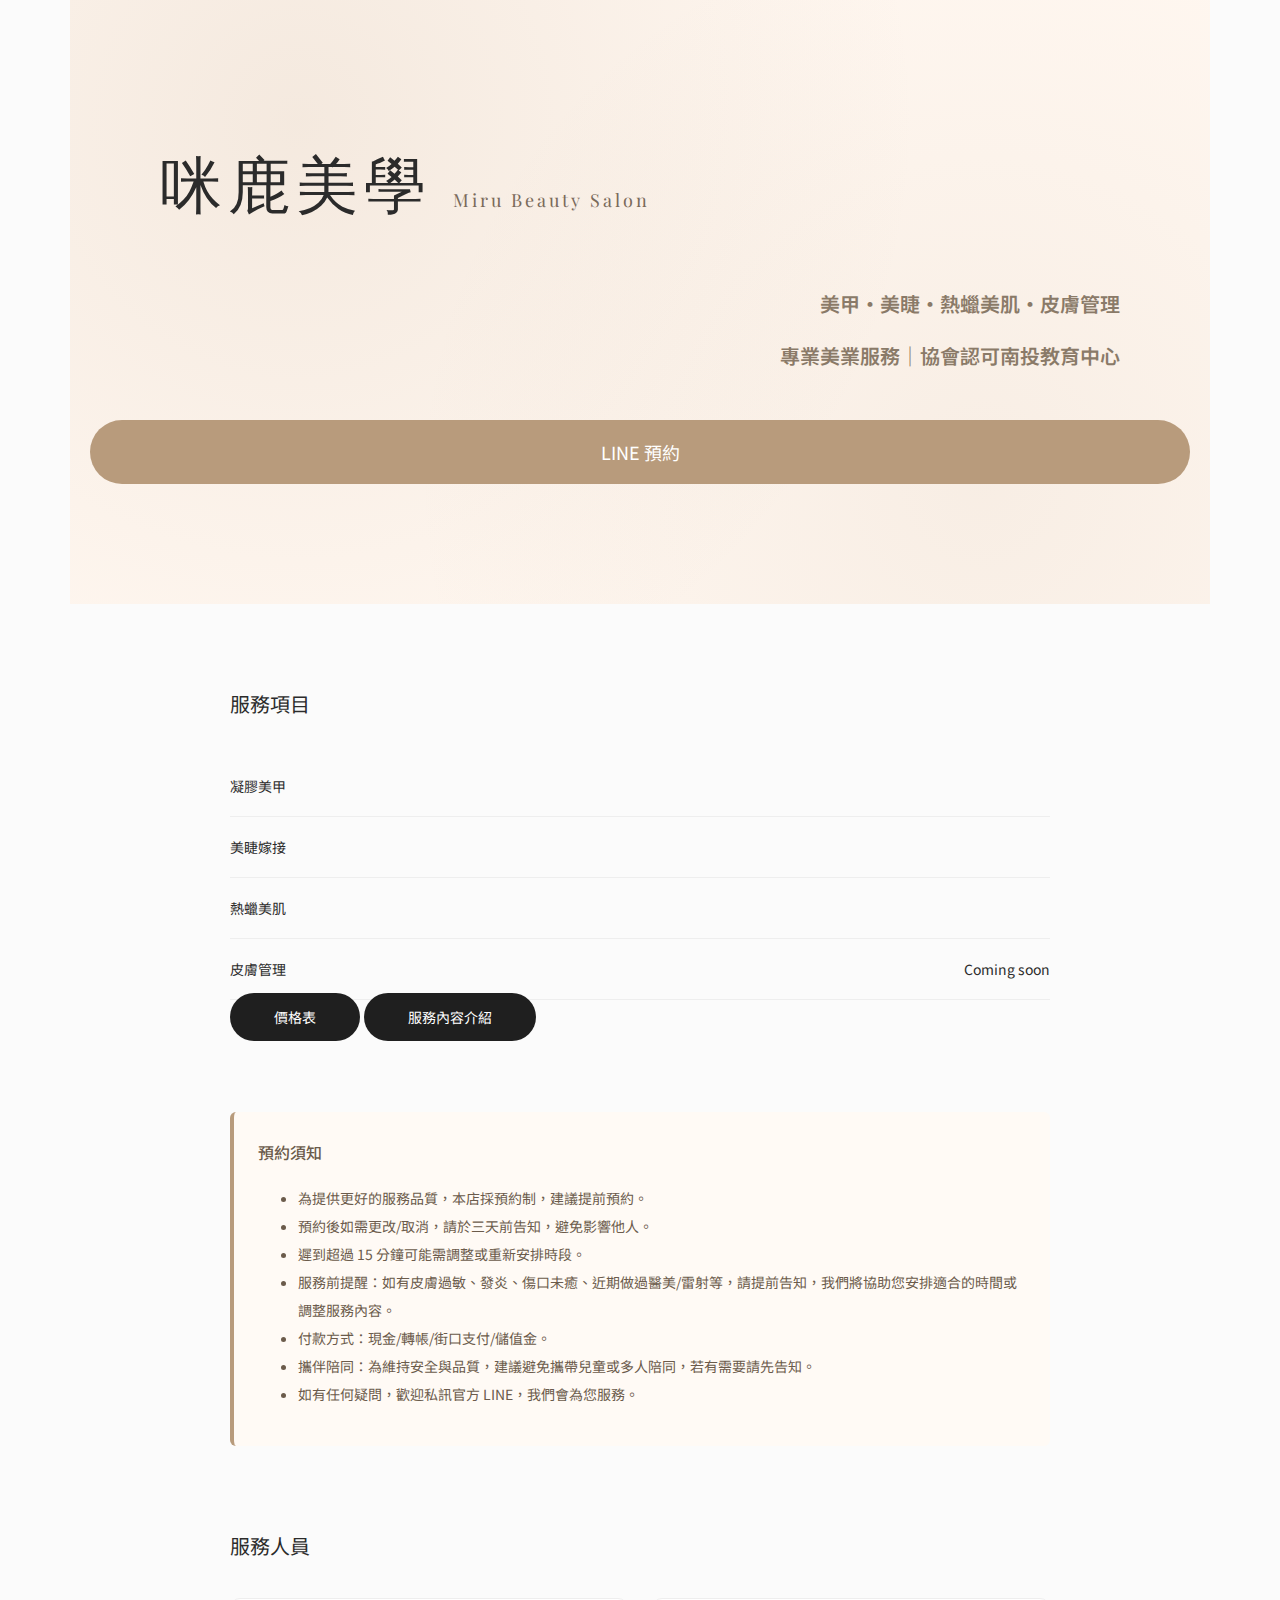
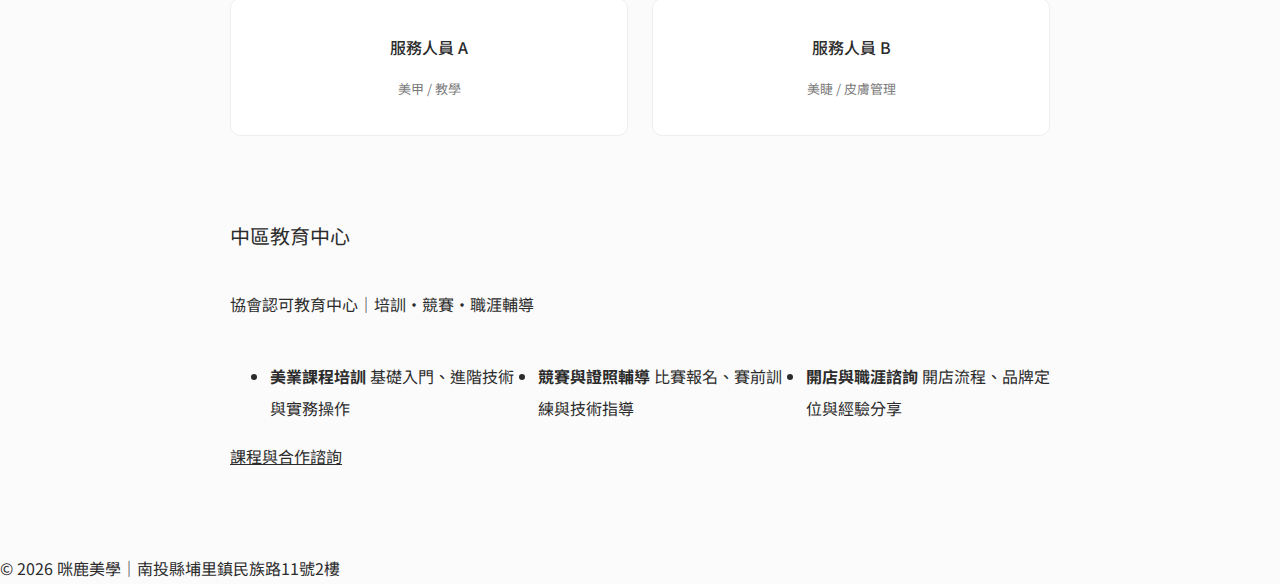
<file: index.html>
<!DOCTYPE html>
<html lang="zh-Hant">
<head>
  <meta charset="UTF-8">
  <link rel="preconnect" href="https://fonts.googleapis.com">
  <link rel="preconnect" href="https://fonts.gstatic.com" crossorigin>
  <link href="https://fonts.googleapis.com/css2?family=Noto+Sans+TC:wght@300;400;500;700&family=Playfair+Display:wght@400;500;600&display=swap" rel="stylesheet">
 <title>咪鹿美學｜美甲・美睫・熱蠟美肌・皮膚管理｜協會認可南投教育中心</title>
<meta name="description" content="咪鹿美學提供專業美甲、美睫、熱蠟美肌與皮膚管理服務，並為協會認可中區教育中心。提供課程協助、競賽輔導與美業職涯發展諮詢，採預約制服務，歡迎透過 LINE 預約。">


  <!-- 手機版正常顯示（一定要有） -->
  <meta name="viewport" content="width=device-width, initial-scale=1.0">

  <!-- 字型（建議） -->
  <link href="https://fonts.googleapis.com/css2?family=Noto+Sans+TC:wght@300;400;500&display=swap" rel="stylesheet">

  <!-- 你的樣式檔 -->
  <link rel="stylesheet" href="style.css">
</head>

<body>

  <!-- 首頁主視覺 -->
<section class="hero hero-design">
  <div class="hero-top">
    <h1>咪鹿美學 <span class="subname">Miru Beauty Salon</span></h1>
  </div>

  <div class="hero-mid">
    <p class="subtitle">美甲・美睫・熱蠟美肌・皮膚管理</p>
    <p class="subtitle2">專業美業服務｜協會認可南投教育中心</p>
  </div>

  <a href="你的LINE連結" class="line-btn">LINE 預約</a>
</section>

  <!-- 服務項目 -->
  <section class="section">
    <h2>服務項目</h2>
    <ul class="service-list">
      <li><span>凝膠美甲</span><span></span></li>
      <li><span>美睫嫁接</span><span></span></li>
      <li><span>熱蠟美肌</span><span></span></li>
      <li><span>皮膚管理</span><span>Coming soon</span></li>
    </ul>

    <div class="service-btns">
     <a href="price.html" class="line-btn">價格表</a>
     <a href="services.html" class="line-btn">服務內容介紹</a>
    </div>
  </section>

  <!-- 預約須知 -->
  <section class="section">
  <div class="notice">
    <h3>預約須知</h3>

    <ul class="notice-list">
      <li class="icon-service">為提供更好的服務品質，本店採預約制，建議提前預約。</li>
      <li class="icon-change">預約後如需更改/取消，請於三天前告知，避免影響他人。</li>
      <li class="icon-late">遲到超過 15 分鐘可能需調整或重新安排時段。</li>
      <li class="icon-skin">服務前提醒：如有皮膚過敏、發炎、傷口未癒、近期做過醫美/雷射等，請提前告知，我們將協助您安排適合的時間或調整服務內容。</li>
      <li class="icon-pay">付款方式：現金/轉帳/街口支付/儲值金。</li>
      <li class="icon-people">攜伴陪同：為維持安全與品質，建議避免攜帶兒童或多人陪同，若有需要請先告知。</li>
      <li class="icon-line">如有任何疑問，歡迎私訊官方 LINE，我們會為您服務。</li>
    </ul>
  </div>
  </section>

  <!-- 服務人員 -->
  <section class="section">
    <h2>服務人員</h2>
    <div class="staff-list">
      <div class="staff-card">
        <h4>服務人員 A</h4>
        <p>美甲 / 教學</p>
      </div>
      <div class="staff-card">
        <h4>服務人員 B</h4>
        <p>美睫 / 皮膚管理</p>
      </div>
    </div>
  </section>

  <!-- 教育中心 -->
  <section class="section">
    <h2>中區教育中心</h2>
    <p class="subtitle">協會認可教育中心｜培訓・競賽・職涯輔導</p>

    <ul class="edu-list">
      <li>
        <strong>美業課程培訓</strong>
        基礎入門、進階技術與實務操作
      </li>
      <li>
        <strong>競賽與證照輔導</strong>
        比賽報名、賽前訓練與技術指導
      </li>
      <li>
        <strong>開店與職涯諮詢</strong>
        開店流程、品牌定位與經驗分享
      </li>
    </ul>

    <a href="你的LINE連結" class="edu-btn">課程與合作諮詢</a>
  </section>

  <!-- Footer -->
  <footer>
    © 2026 咪鹿美學｜南投縣埔里鎮民族路11號2樓
  </footer>

</body>
</html>
</file>
<file: style.css>
/* ===== 全站基礎設定（A 日系極簡） ===== */
body {
  margin: 0;
  font-family: "Noto Sans TC", sans-serif;
  background: #fbfbfb;
  color: #2b2b2b;
  line-height: 2;
}

a {
  color: inherit;
}

/* ===== Hero 設計師排版（左右留白不同） ===== */
.hero-design {
  background: #fff7f0;
  padding: 120px 20px;
  max-width: 1100px;
  margin: 0 auto;
  background-image: radial-gradient(circle at 20% 20%, rgba(184, 155, 124, 0.15), transparent 60%),
                    radial-gradient(circle at 80% 80%, rgba(184, 155, 124, 0.10), transparent 55%);
}

/* 店名靠左 + 左邊留白 */
.hero-design .hero-top {
  display: flex;
  justify-content: flex-start;
  align-items: baseline;
  padding-left: 70px; /* 左邊留白 */
}

.hero-design h1 {
  font-size: 62px;
  letter-spacing: 6px;
  font-weight: 500;
  margin: 0;
  font-family: "Playfair Display", serif;
}

.hero-design .subname {
  font-size: 18px;
  letter-spacing: 3px;
  font-weight: 300;
  color: #7a6a5b;
  font-family: "Playfair Display", serif;
}

/* 副標靠右 + 右邊留白 */
.hero-design .hero-mid {
  margin-top: 40px;
  text-align: right;
  padding-right: 70px; /* 右邊留白 */
}

.hero-design .subtitle {
  font-size: 20px; /* 你之前想要更大 */
  color: #8a7a68;
  margin: 0;
  font-weight: 600; /* 加上這行：變粗體 */
}

.hero-design .subtitle2 {
  font-size: 20px; /* 你之前想要更大 */
  color: #8a7a68;
  margin: 12px 0 0;
  font-weight: 600;
}

.hero-design .line-btn {
  background: #b89b7c;
  color: #fff;
  padding: 14px 44px;
  border-radius: 999px;
  text-decoration: none;
  font-size: 18px;
  border: none;
  display: block;
  margin: 44px auto 0;
  text-align: center;
}

/* 主行動按鈕（LINE 預約） */
.line-btn {
  background: #1f1f1f;
  color: #ffffff;
  padding: 14px 44px;
  border-radius: 999px;
  text-decoration: none;
  font-size: 14px;
}

/* ===== 共用內容區（A） ===== */
.section {
  max-width: 820px;
  margin: 80px auto;
  padding: 0 20px;
}

.section h2 {
  font-size: 20px;
  font-weight: 400;
  margin-bottom: 32px;
}

/* ===== 服務項目 / 價格 ===== */
.service-list,
.price-list {
  list-style: none;
  padding: 0;
  margin: 0;
}

.service-list li,
.price-list li {
  display: flex;
  justify-content: space-between;
  padding: 16px 0;
  border-bottom: 1px solid #eee;
  font-size: 14px;
}

/* ===== 預約須知（C 奶茶溫柔） ===== */
.notice {
  background: #fffaf5;
  border-left: 4px solid #b89b7c;
  padding: 24px;
  color: #6b5b4b;
  border-radius: 6px;
  font-size: 14px;
}

.notice h3 {
  margin-top: 0;
  font-size: 16px;
  font-weight: 500;
}

/* ===== 服務人員 ===== */
.staff-list {
  display: grid;
  grid-template-columns: repeat(auto-fit, minmax(200px, 1fr));
  gap: 24px;
}

.staff-card {
  background: #ffffff;
  border: 1px solid #eee;
  border-radius: 10px;
  padding: 20px;
  text-align: center;
}

.staff-card h4 {
  margin: 12px 0 4px;
  font-size: 16px;
  font-weight: 500;
}

.staff-card p {
  font-size: 13px;
  color: #7a7a7a;
}

/* ===== 教育中心專區 ===== */
.edu-list {
  display: grid;
  grid-template-columns: repeat(auto-fit, minmax(220px, 1fr));
  gap: 24px;
  margin-top: 40px;
</file>
